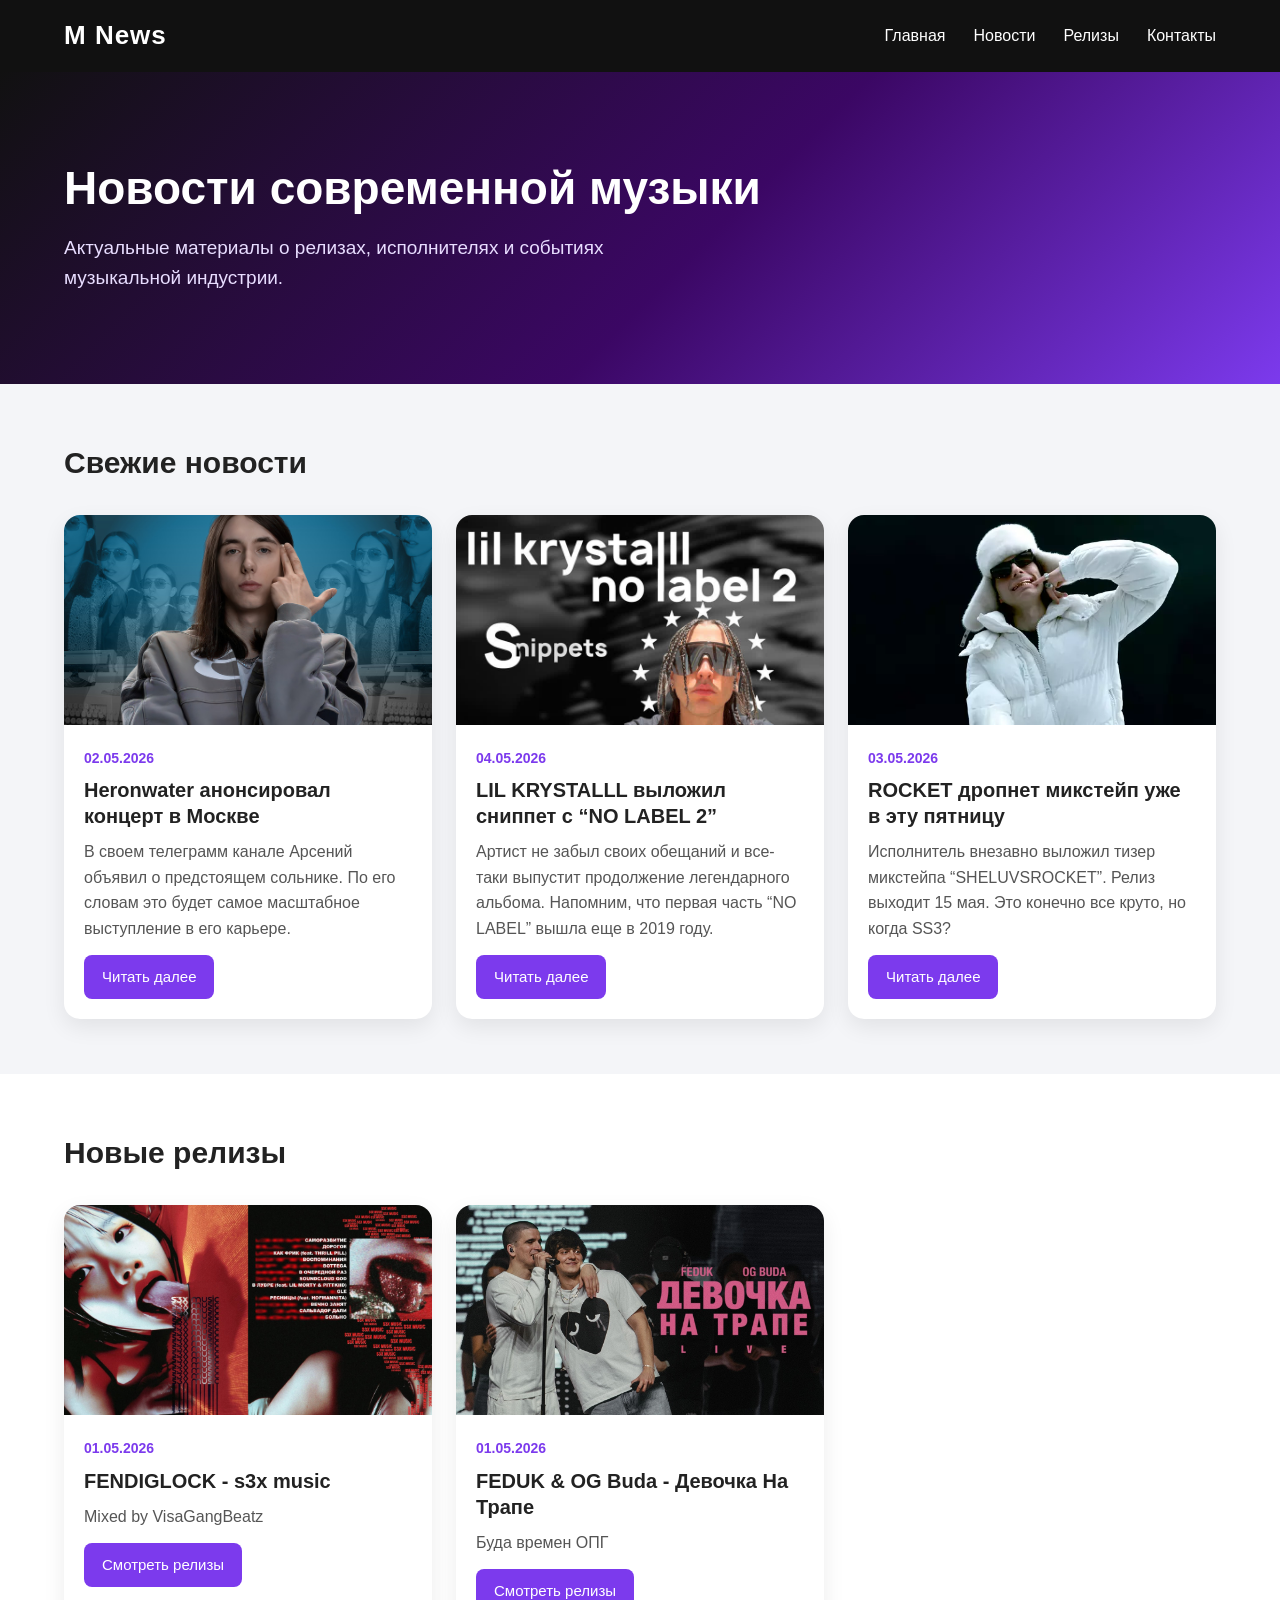
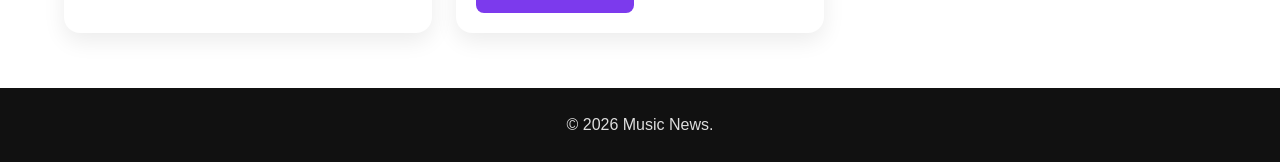
<file: index.html>
<!DOCTYPE html>
<html lang="ru">
<head>
    <meta charset="UTF-8">
    <meta name="viewport" content="width=device-width, initial-scale=1.0">
    <title>MN</title>
    <link rel="stylesheet" href="css/style.css">
</head>
<body>

<header class="header">
    <div class="container header__inner">
        <h1 class="logo">M News</h1>

        <nav class="nav" id="nav">
            <a href="index.html">Главная</a>
            <a href="news.html">Новости</a>
            <a href="releases.html">Релизы</a>
            <a href="contacts.html">Контакты</a>
        </nav>

        <button class="burger" id="burger">☰</button>
    </div>
</header>

<main>
    <section class="hero">
        <div class="container">
            <h2>Новости современной музыки</h2>
            <p>Актуальные материалы о релизах, исполнителях и событиях музыкальной индустрии.</p>
        </div>
    </section>

    <section class="section">
        <div class="container">
            <h2 class="section-title">Свежие новости</h2>
            <div class="cards">
                <article class="card">
                    <img src="img/news1.jpg" alt="Новость">
                    <div class="card__content">
                        <span class="date">02.05.2026</span>
                        <h3>Heronwater анонсировал концерт в Москве</h3>
                        <p>В своем телеграмм канале Арсений объявил о предстоящем сольнике. По его словам это будет самое масштабное выступление в его карьере. </p>
                        <a href="news-item.html" class="btn">Читать далее</a>
                    </div>
                </article>

                <article class="card">
                    <img src="img/news2.jpg" alt="Новость">
                    <div class="card__content">
                        <span class="date">04.05.2026</span>
                        <h3>LIL KRYSTALLL выложил сниппет с “NO LABEL 2”</h3>
                        <p>Артист не забыл своих обещаний и все-таки выпустит продолжение легендарного альбома. Напомним, что первая часть “NO LABEL” вышла еще в 2019 году.</p>
                        <a href="news-item.html" class="btn">Читать далее</a>
                    </div>
                </article>

                <article class="card">
                    <img src="img/news3.webp" alt="Новость">
                    <div class="card__content">
                        <span class="date">03.05.2026</span>
                        <h3>ROCKET дропнет микстейп уже в эту пятницу</h3>
                        <p>Исполнитель внезавно выложил тизер микстейпа “SHELUVSROCKET”. Релиз выходит 15 мая. Это конечно все круто, но когда SS3?</p>
                        <a href="news-item.html" class="btn">Читать далее</a>
                    </div>
                </article>
            </div>
        </div>
    </section>

    <section class="section section-light">
        <div class="container">
            <h2 class="section-title">Новые релизы</h2>
            <div class="cards">
                <article class="card">
                    <img src="img/release1.jpg" alt="Релиз">
                    <div class="card__content">
                        <span class="date">01.05.2026</span>
                        <h3>FENDIGLOCK - s3x music</h3>
                        <p>Mixed by VisaGangBeatz</p>
                        <a href="releases.html" class="btn">Смотреть релизы</a>
                    </div>
                </article>

                <article class="card">
                    <img src="img/release2.jpg" alt="Релиз">
                    <div class="card__content">
                        <span class="date">01.05.2026</span>
                        <h3>FEDUK & OG Buda - Девочка На Трапе</h3>
                        <p>Буда времен ОПГ</p>
                        <a href="releases.html" class="btn">Смотреть релизы</a>
                    </div>
                </article>
            </div>
        </div>
    </section>
</main>

<footer class="footer">
    <div class="container">
        <p>© 2026 Music News.</p>
    </div>
</footer>

<script src="js/script.js"></script>
</body>
</html>
</file>
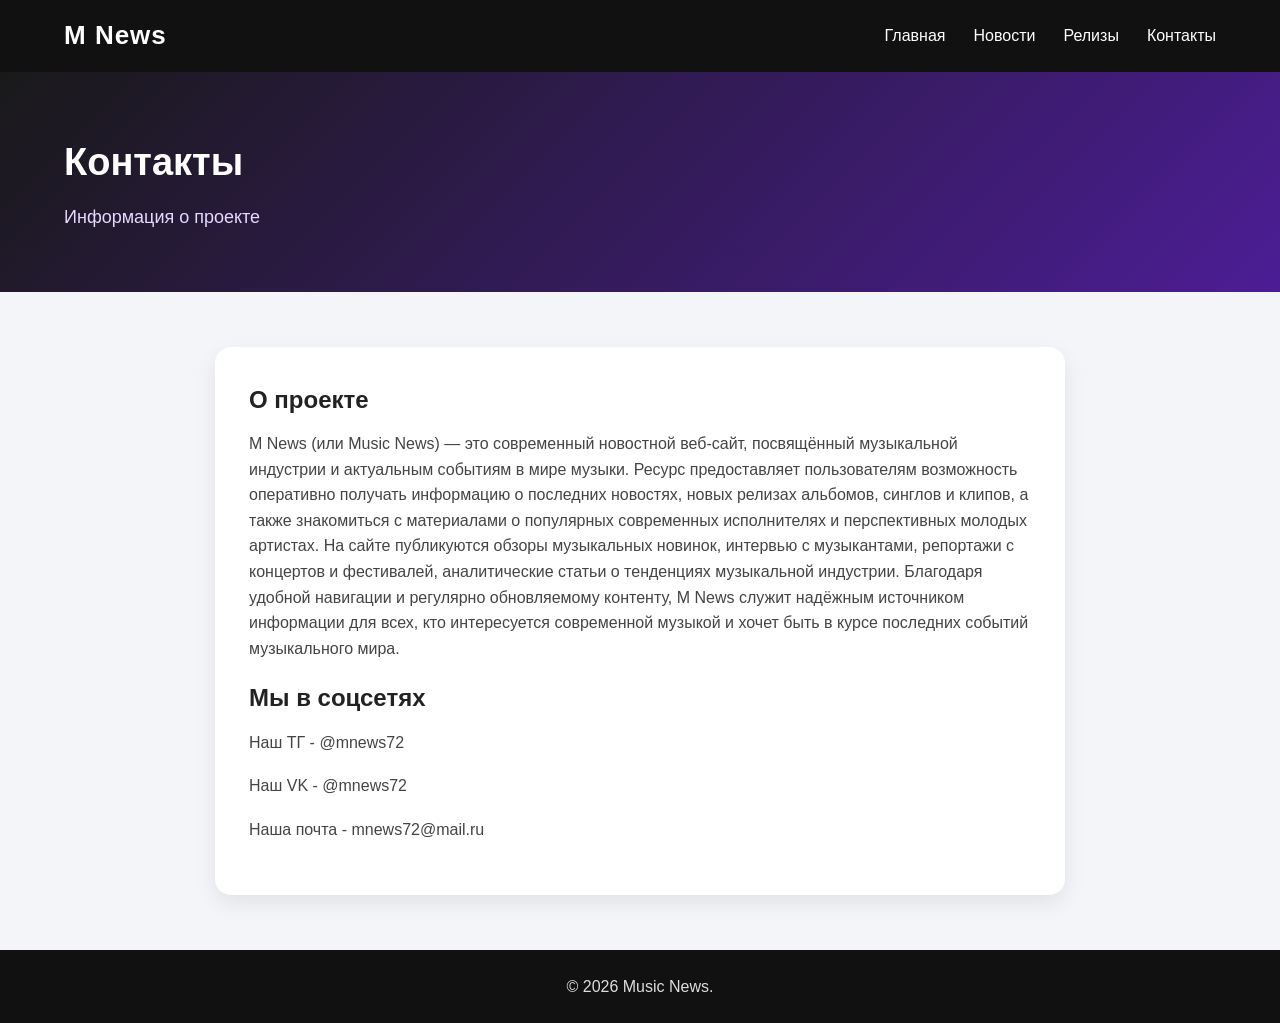
<file: contacts.html>
<!DOCTYPE html>
<html lang="ru">
<head>
    <meta charset="UTF-8">
    <meta name="viewport" content="width=device-width, initial-scale=1.0">
    <title>Контакты - MN</title>
    <link rel="stylesheet" href="css/style.css">
</head>
<body>

<header class="header">
    <div class="container header__inner">
        <h1 class="logo">M News</h1>

        <nav class="nav" id="nav">
            <a href="index.html">Главная</a>
            <a href="news.html">Новости</a>
            <a href="releases.html">Релизы</a>
            <a href="contacts.html">Контакты</a>
        </nav>

        <button class="burger" id="burger">☰</button>
    </div>
</header>

<main>
    <section class="page-title">
        <div class="container">
            <h2>Контакты</h2>
            <p>Информация о проекте</p>
        </div>
    </section>

    <section class="section">
        <div class="container text-block">
            <h3>О проекте</h3>
            <p>
                M News (или Music News) — это современный новостной веб-сайт, посвящённый музыкальной индустрии и актуальным событиям
                в мире музыки. Ресурс предоставляет пользователям возможность оперативно получать информацию о последних новостях,
                новых релизах альбомов, синглов и клипов, а также знакомиться с материалами о популярных современных исполнителях и
                перспективных молодых артистах.
На сайте публикуются обзоры музыкальных новинок, интервью с музыкантами, репортажи с концертов и фестивалей, аналитические статьи о
тенденциях музыкальной индустрии. Благодаря удобной навигации и регулярно обновляемому контенту, M News служит надёжным источником
информации для всех, кто интересуется современной музыкой и хочет быть в курсе последних событий музыкального мира.
            </p>

            <h3>Мы в соцсетях</h3>
            <p>Наш ТГ - @mnews72</p>
            <p>Наш VK - @mnews72</p>
            <p>Наша почта  - mnews72@mail.ru</p>
        </div>
    </section>
</main>

<footer class="footer">
    <div class="container">
        <p>© 2026 Music News.</p>
    </div>
</footer>

<script src="js/script.js"></script>
</body>
</html>
</file>
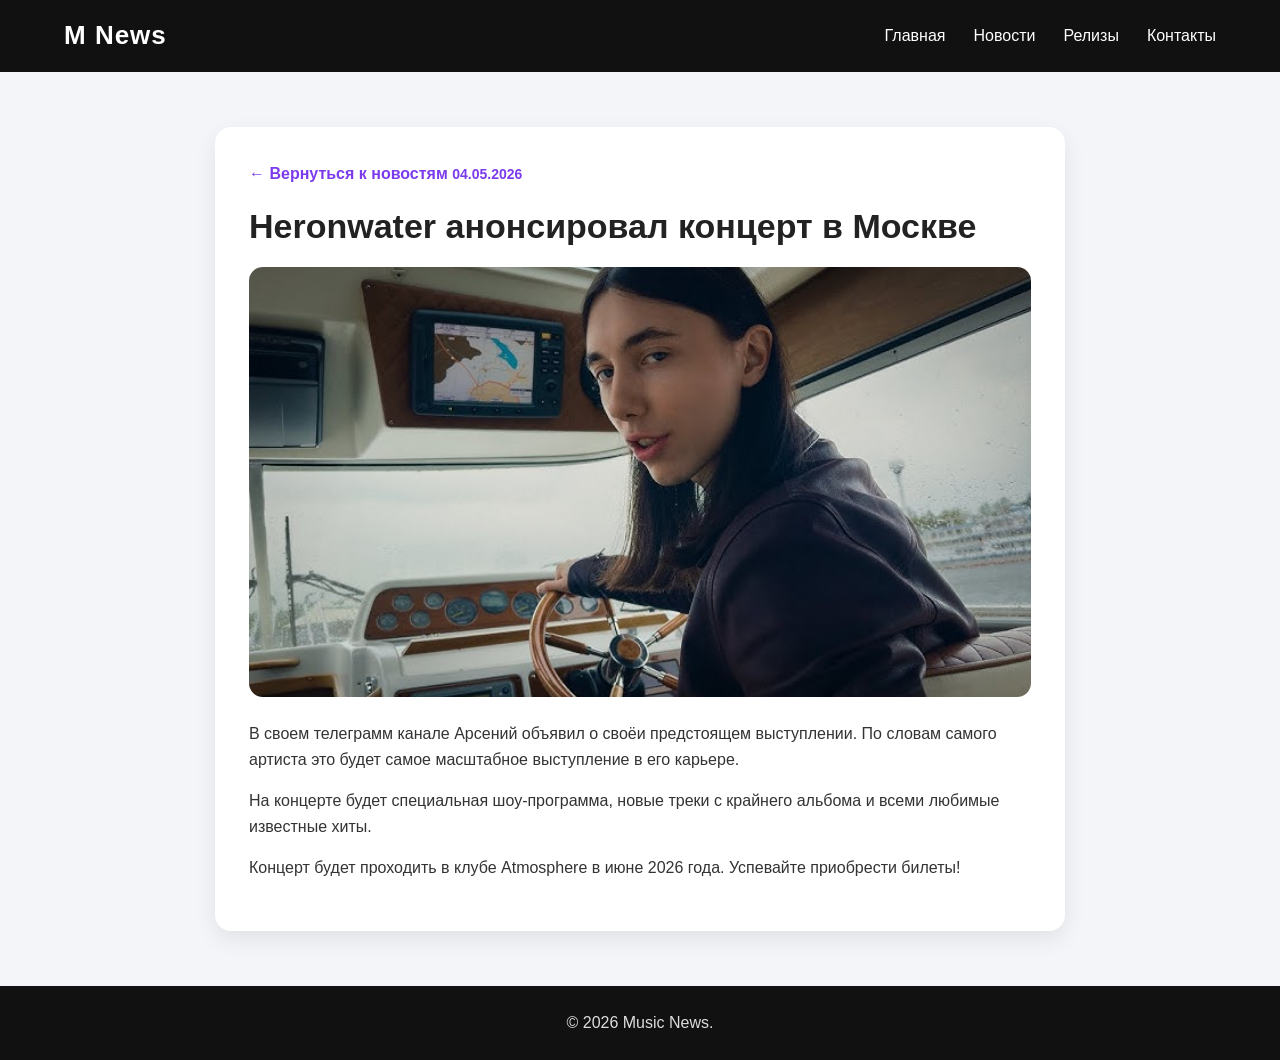
<file: news-item.html>
<!DOCTYPE html>
<html lang="ru">
<head>
    <meta charset="UTF-8">
    <meta name="viewport" content="width=device-width, initial-scale=1.0">
    <title>Подробная новость - MN</title>
    <link rel="stylesheet" href="css/style.css">
</head>
<body>

<header class="header">
    <div class="container header__inner">
        <h1 class="logo">M News</h1>

        <nav class="nav" id="nav">
            <a href="index.html">Главная</a>
            <a href="news.html">Новости</a>
            <a href="releases.html">Релизы</a>
            <a href="contacts.html">Контакты</a>
        </nav>

        <button class="burger" id="burger">☰</button>
    </div>
</header>

<main>
    <section class="article">
        <div class="container article__container">
            <a href="news.html" class="back-link">← Вернуться к новостям</a>

            <span class="date">04.05.2026</span>
            <h2>Heronwater анонсировал концерт в Москве</h2>

            <img src="img/концхерон.jpg" alt="Изображение новости" class="article__image">

            <p>
                В своем телеграмм канале Арсений объявил о своёи предстоящем выступлении. По словам самого артиста это будет самое масштабное выступление в его карьере.
            </p>

            <p>
                На концерте будет специальная шоу-программа, новые треки с крайнего альбома и всеми любимые известные хиты.
            </p>

            <p>
                Концерт будет проходить в клубе Atmosphere в июне 2026 года. Успевайте приобрести билеты!
            </p>
        </div>
    </section>
</main>



<footer class="footer">
    <div class="container">
        <p>© 2026 Music News.</p>
    </div>
</footer>

<script src="js/script.js"></script>
</body>
</html>
</file>
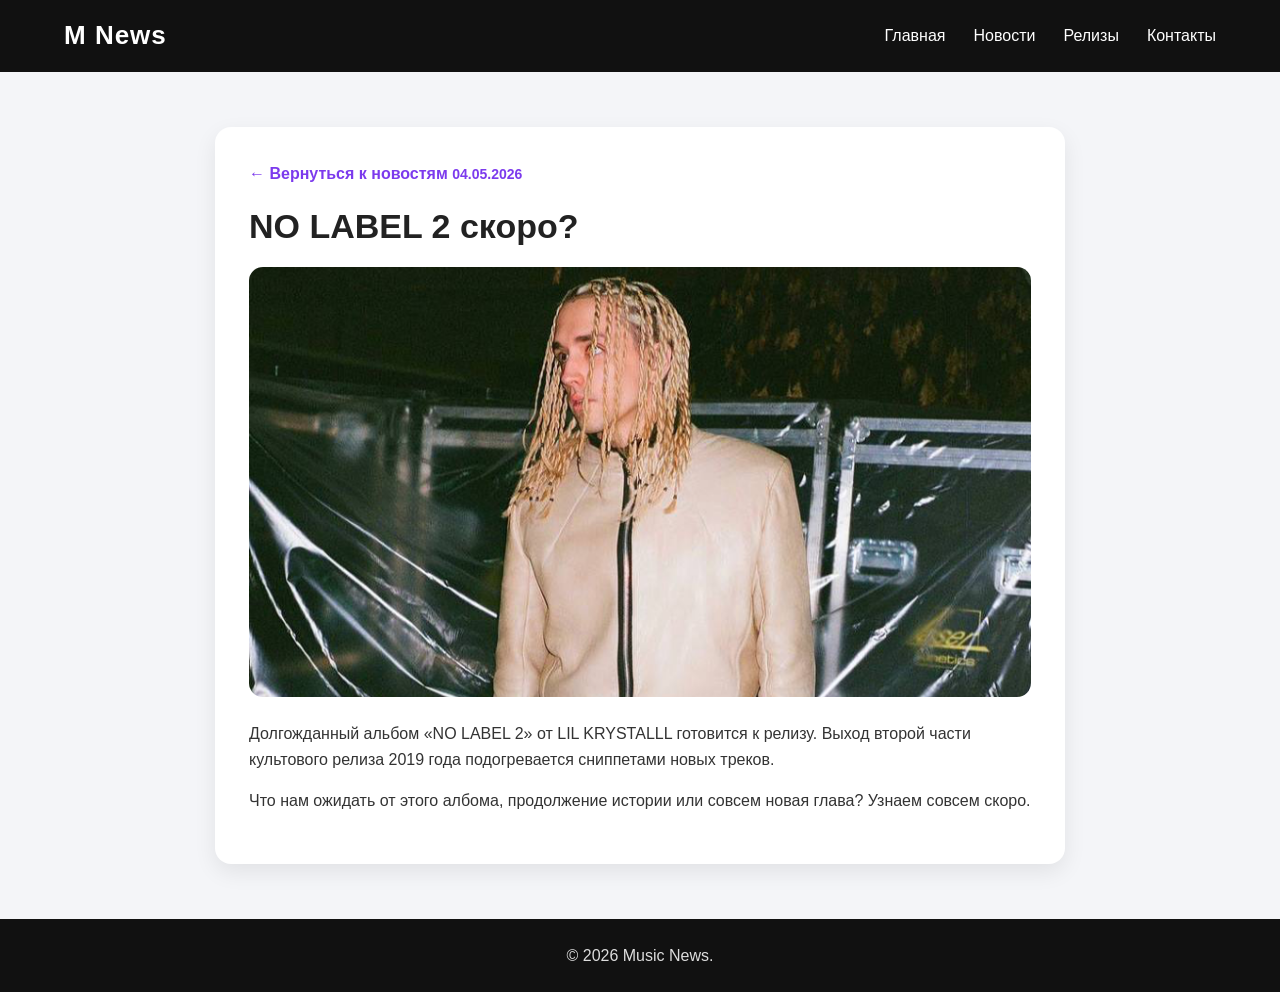
<file: news-item2.html>
<!DOCTYPE html>
<html lang="ru">
<head>
    <meta charset="UTF-8">
    <meta name="viewport" content="width=device-width, initial-scale=1.0">
    <title>Подробная новость - MN</title>
    <link rel="stylesheet" href="css/style.css">
</head>
<body>

<header class="header">
    <div class="container header__inner">
        <h1 class="logo">M News</h1>

        <nav class="nav" id="nav">
            <a href="index.html">Главная</a>
            <a href="news.html">Новости</a>
            <a href="releases.html">Релизы</a>
            <a href="contacts.html">Контакты</a>
        </nav>

        <button class="burger" id="burger">☰</button>
    </div>
</header>

<main>
    <section class="article">
        <div class="container article__container">
            <a href="news.html" class="back-link">← Вернуться к новостям</a>

            <span class="date">04.05.2026</span>
            <h2>NO LABEL 2 скоро?</h2>

            <img src="img/lilkrystall.jpeg" alt="Изображение новости" class="article__image">

            <p>
                Долгожданный альбом «NO LABEL 2» от LIL KRYSTALLL готовится к релизу. Выход второй части культового релиза 2019 года подогревается сниппетами новых треков.
            </p>

            <p>
               Что нам ожидать от этого албома, продолжение истории или совсем новая глава? Узнаем совсем скоро.
            </p>

        </div>
    </section>
</main>



<footer class="footer">
    <div class="container">
        <p>© 2026 Music News.</p>
    </div>
</footer>

<script src="js/script.js"></script>
</body>
</html>
</file>
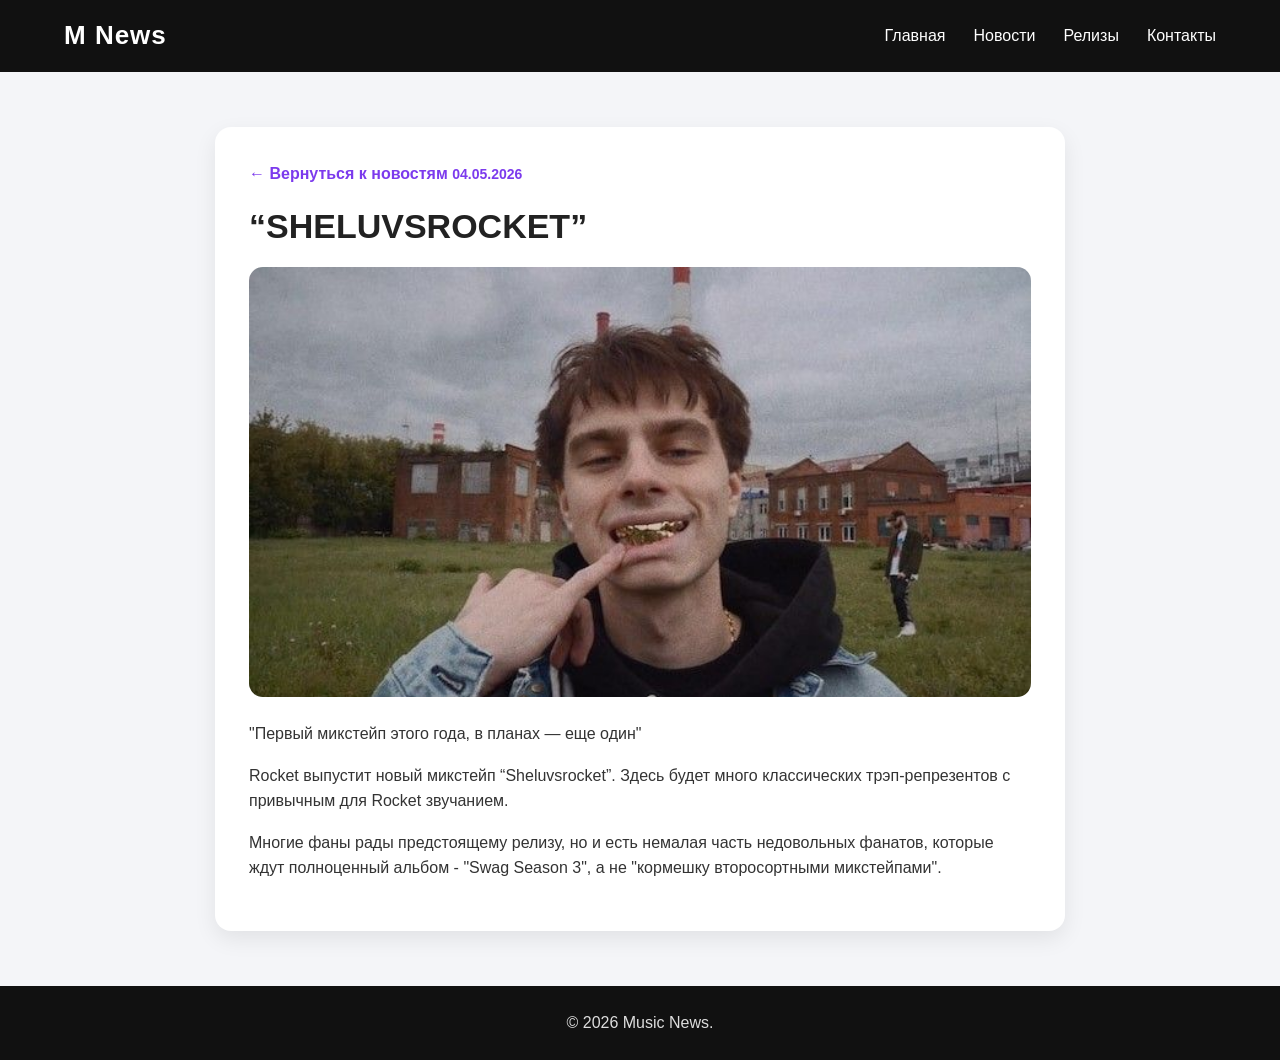
<file: news-item3.html>
<!DOCTYPE html>
<html lang="ru">
<head>
    <meta charset="UTF-8">
    <meta name="viewport" content="width=device-width, initial-scale=1.0">
    <title>Подробная новость - MN</title>
    <link rel="stylesheet" href="css/style.css">
</head>
<body>

<header class="header">
    <div class="container header__inner">
        <h1 class="logo">M News</h1>

        <nav class="nav" id="nav">
            <a href="index.html">Главная</a>
            <a href="news.html">Новости</a>
            <a href="releases.html">Релизы</a>
            <a href="contacts.html">Контакты</a>
        </nav>

        <button class="burger" id="burger">☰</button>
    </div>
</header>

<main>
    <section class="article">
        <div class="container article__container">
            <a href="news.html" class="back-link">← Вернуться к новостям</a>

            <span class="date">04.05.2026</span>
            <h2>“SHELUVSROCKET”</h2>

            <img src="img/рокит2.jpg" alt="Изображение новости" class="article__image">

            <p>
                "Первый микстейп этого года, в планах — еще один"
            </p>

            <p>
                Rocket выпустит новый микстейп “Sheluvsrocket”. Здесь будет много классических трэп-репрезентов с привычным для Rocket звучанием.
            </p>

            <p>
               Многие фаны рады предстоящему релизу, но и есть немалая часть недовольных фанатов, которые ждут полноценный альбом - "Swag Season 3", а не "кормешку второсортными микстейпами".
            </p>
        </div>
    </section>
</main>



<footer class="footer">
    <div class="container">
        <p>© 2026 Music News.</p>
    </div>
</footer>

<script src="js/script.js"></script>
</body>
</html>
</file>
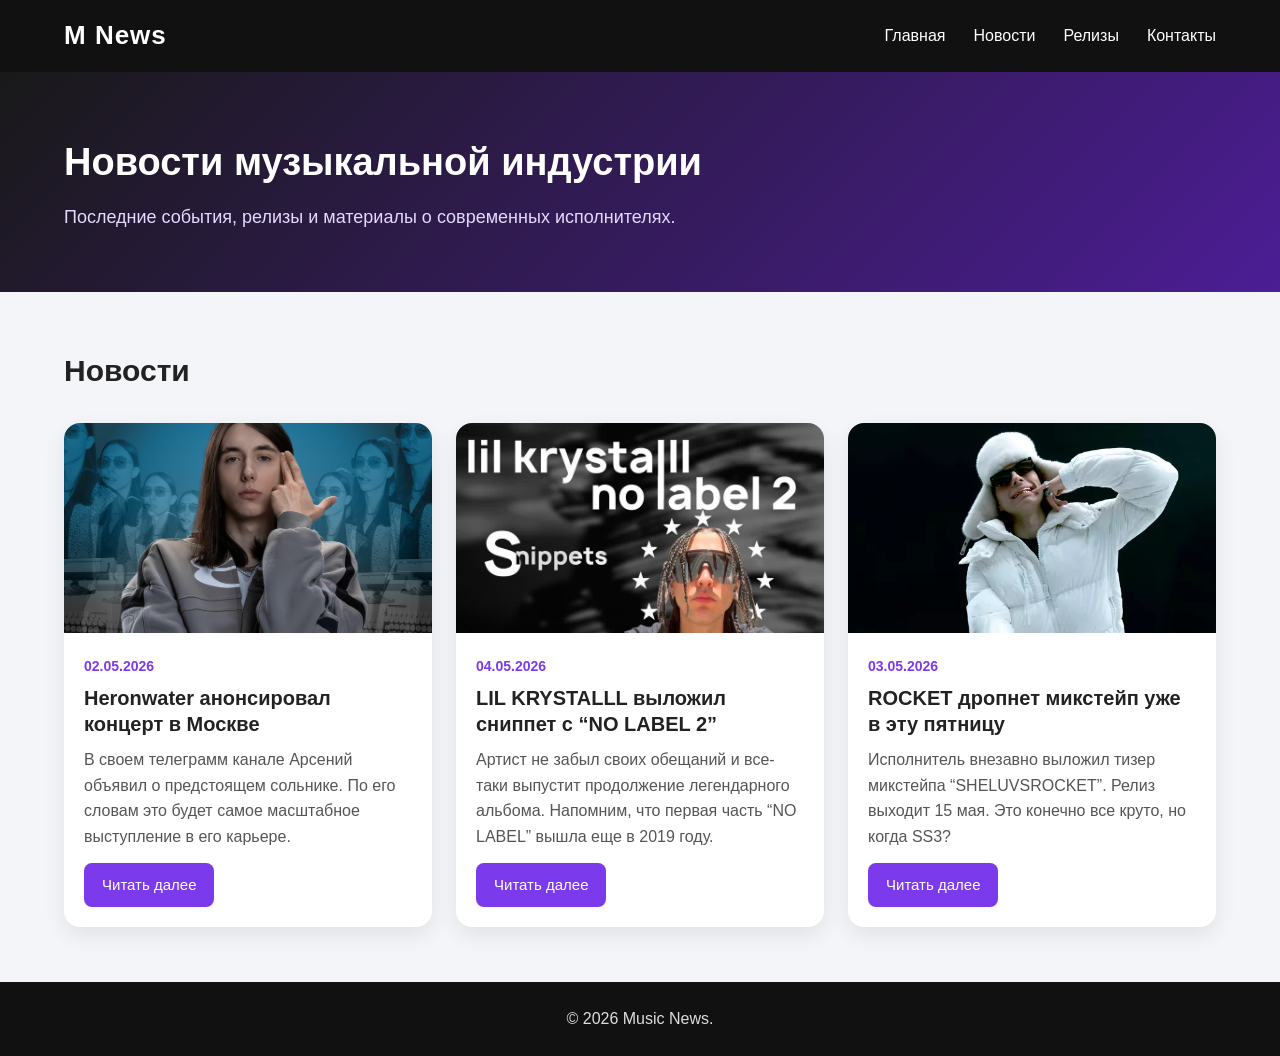
<file: news.html>
<!DOCTYPE html>
<html lang="ru">
<head>
    <meta charset="UTF-8">
    <meta name="viewport" content="width=device-width, initial-scale=1.0">
    <title>Новости - MN</title>
    <link rel="stylesheet" href="css/style.css">
</head>
<body>

<header class="header">
    <div class="container header__inner">
        <h1 class="logo">M News</h1>
        <nav class="nav" id="nav">
            <a href="index.html">Главная</a>
            <a href="news.html">Новости</a>
            <a href="releases.html">Релизы</a>
            <a href="contacts.html">Контакты</a>
        </nav>

        <button class="burger" id="burger">☰</button>
    </div>
</header>

<main>
    <section class="page-title">
        <div class="container">
            <h2>Новости музыкальной индустрии</h2>
            <p>Последние события, релизы и материалы о современных исполнителях.</p>
        </div>
    </section>

    <section class="section">
        <div class="container">
            <h3 class="section-title">Новости</h3>
            <div class="cards">
                <article class="card">
                    <img src="img/news1.jpg" alt="Новость">
                    <div class="card__content">
                        <span class="date">02.05.2026</span>
                        <h3>Heronwater анонсировал концерт в Москве</h3>
                        <p>В своем телеграмм канале Арсений объявил о предстоящем сольнике. По его словам это будет самое масштабное выступление в его карьере. </p>
                        <a href="news-item.html" class="btn">Читать далее</a>
                    </div>
                </article>

                <article class="card">
                    <img src="img/news2.jpg" alt="Новость">
                    <div class="card__content">
                    <span class="date">04.05.2026</span>
                        <h3>LIL KRYSTALLL выложил сниппет с “NO LABEL 2”</h3>
                        <p>Артист не забыл своих обещаний и все-таки выпустит продолжение легендарного альбома. Напомним, что первая часть “NO LABEL” вышла еще в 2019 году.</p>
                        <a href="news-item2.html" class="btn">Читать далее</a>
                    </div>
                </article>

                <article class="card">
                    <img src="img/news3.webp" alt="Новость">
                    <div class="card__content">
                        <span class="date">03.05.2026</span>
                        <h3>ROCKET дропнет микстейп уже в эту пятницу</h3>
                        <p>Исполнитель внезавно выложил тизер микстейпа “SHELUVSROCKET”. Релиз выходит 15 мая. Это конечно все круто, но когда SS3?</p>
                        <a href="news-item3.html" class="btn">Читать далее</a>
                    </div>
                </article>
            </div>
        </div>
    </section>
</main>

<footer class="footer">
    <div class="container">
        <p>© 2026 Music News.</p>
    </div>
</footer>

<script src="js/script.js"></script>
</body>
</html>
</file>
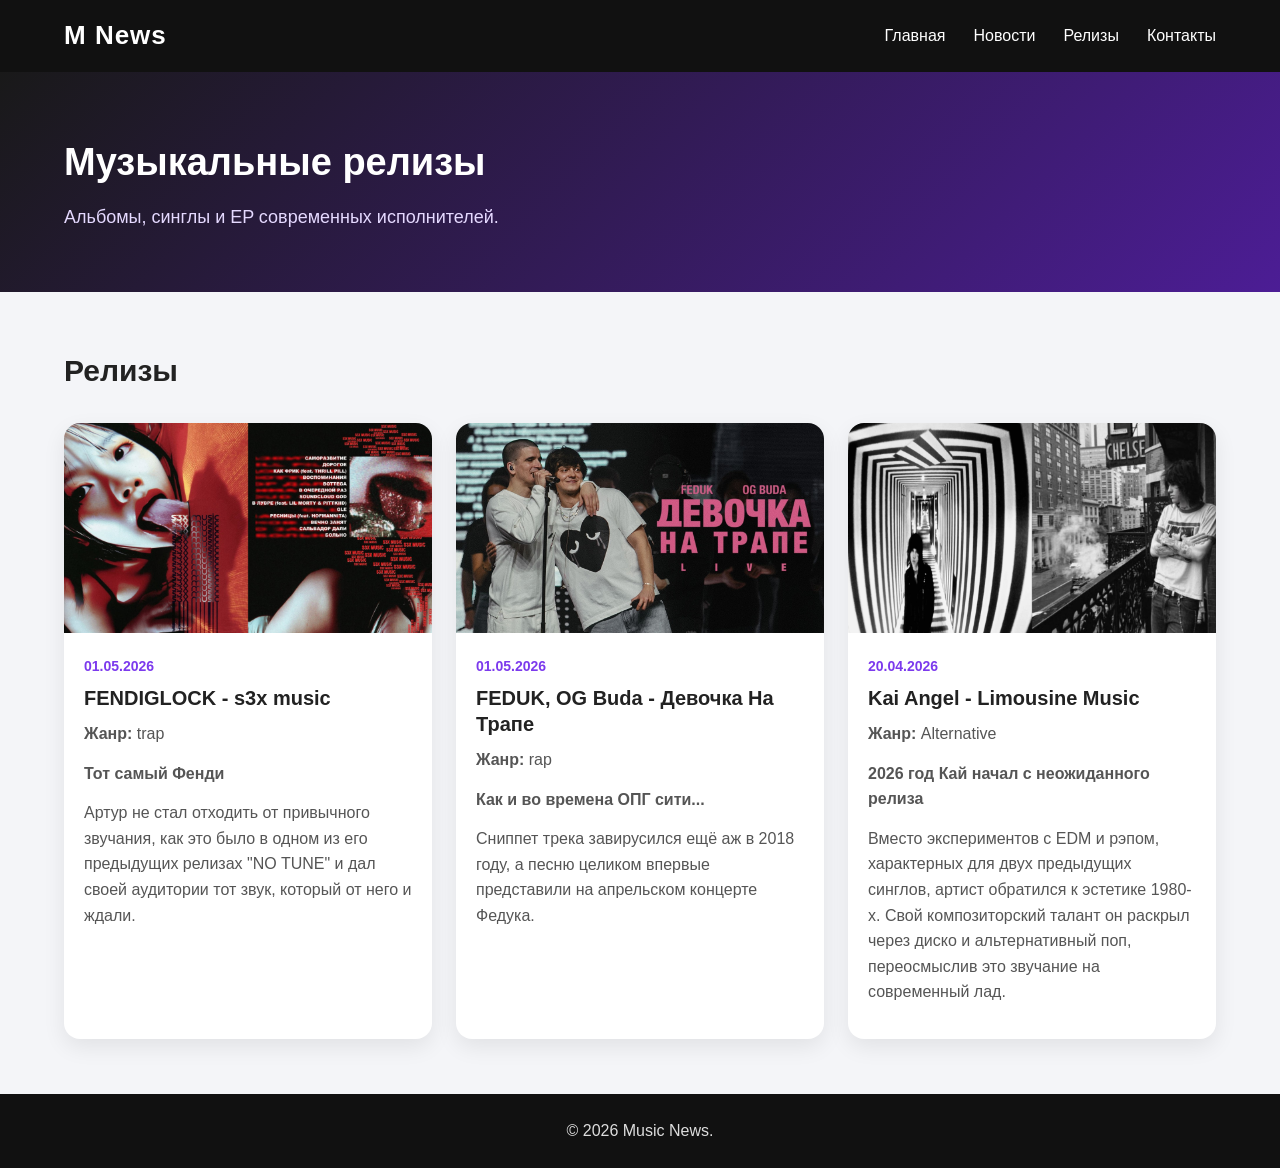
<file: releases.html>
<!DOCTYPE html>
<html lang="ru">
<head>
    <meta charset="UTF-8">
    <meta name="viewport" content="width=device-width, initial-scale=1.0">
    <title>Релизы - MN</title>
    <link rel="stylesheet" href="css/style.css">
</head>
<body>

<header class="header">
    <div class="container header__inner">
        <h1 class="logo">M News</h1>

        <nav class="nav" id="nav">
            <a href="index.html">Главная</a>
            <a href="news.html">Новости</a>
            <a href="releases.html">Релизы</a>
            <a href="contacts.html">Контакты</a>
        </nav>

        <button class="burger" id="burger">☰</button>
    </div>
</header>

<main>
    <section class="page-title">
        <div class="container">
            <h2>Музыкальные релизы</h2>
            <p>Альбомы, синглы и EP современных исполнителей.</p>
        </div>
    </section>

    <section class="section">
        <div class="container">
            <h3 class="section-title">Релизы</h3>
            <div class="cards">
                <article class="card">
                    <img src="img/release1.jpg" alt="Обложка релиза">
                    <div class="card__content">
                        <span class="date">01.05.2026</span>
                        <h3>FENDIGLOCK - s3x music</h3>
                        <p><strong>Жанр:</strong> trap </p>
                        <p><strong>Тот самый Фенди</strong></p>
                        <p>Артур не стал отходить от привычного звучания, как это было в одном из его предыдущих релизах "NO TUNE" и дал своей аудитории тот звук, который от него и ждали.</p>
                    </div>
                </article>

                <article class="card">
                    <img src="img/release2.jpg" alt="Обложка релиза">
                    <div class="card__content">
                        <span class="date">01.05.2026</span>
                        <h3>FEDUK, OG Buda - Девочка На Трапе</h3>
                        <p><strong>Жанр:</strong> rap</p>
                        <p><strong>Как и во времена ОПГ сити...</strong></p>
                        <p>Сниппет трека завирусился ещё аж в 2018 году, а песню целиком впервые представили на апрельском концерте Федука.</p>
                    </div>
                </article>

                <article class="card">
                    <img src="img/release3.jpg" alt="Обложка релиза">
                    <div class="card__content">
                        <span class="date">20.04.2026</span>
                        <h3>Kai Angel - Limousine Music</h3>
                        <p><strong>Жанр:</strong> Alternative</p>
                        <p><strong>2026 год Кай начал с неожиданного релиза</strong></p>
                        <p>Вместо экспериментов с EDM и рэпом, характерных для двух предыдущих синглов, артист обратился к эстетике 1980-х. Свой композиторский талант он раскрыл через диско и альтернативный поп, переосмыслив это звучание на современный лад.</p>
                    </div>
                </article>
            </div>
        </div>
    </section>
</main>

<footer class="footer">
    <div class="container">
        <p>© 2026 Music News.</p>
    </div>
</footer>

<script src="js/script.js"></script>
</body>
</html>
</file>
<file: css/style.css>
* {
    margin: 0;
    padding: 0;
    box-sizing: border-box;
}

body {
    font-family: Arial, Helvetica, sans-serif;
    background-color: #f4f5f8;
    color: #222;
    line-height: 1.6;
}

img {
    max-width: 100%;
    display: block;
}

a {
    text-decoration: none;
    color: inherit;
}

.container {
    width: 90%;
    max-width: 1180px;
    margin: 0 auto;
}

.header {
    background-color: #111;
    color: #fff;
    position: sticky;
    top: 0;
    z-index: 100;
}

.header__inner {
    min-height: 72px;
    display: flex;
    align-items: center;
    justify-content: space-between;
}

.logo {
    font-size: 26px;
    letter-spacing: 1px;
    font-weight: 700;
}

.nav {
    display: flex;
    align-items: center;
    gap: 28px;
}

.nav a {
    font-size: 16px;
    transition: color 0.3s ease;
}

.nav a:hover {
    color: #8b5cf6;
}

.burger {
    display: none;
    border: none;
    background: none;
    color: #fff;
    font-size: 30px;
    cursor: pointer;
}

.hero {
    padding: 90px 0;
    color: #ffffff;
    background: linear-gradient(135deg, #111 0%, #3b0764 55%, #7c3aed 100%);
}

.hero h2 {
    max-width: 720px;
    font-size: 46px;
    line-height: 1.15;
    margin-bottom: 18px;
}

.hero p {
    max-width: 620px;
    font-size: 19px;
    color: #e8ddff;
}

/* Заголовок внутренних страниц */
.page-title {
    padding: 60px 0;
    background: linear-gradient(135deg, #191919, #4c1d95);
    color: #fff;
}

.page-title h2 {
    font-size: 38px;
    margin-bottom: 10px;
}

.page-title p {
    color: #e5d9ff;
    font-size: 18px;
}

/* Секции */
.section {
    padding: 55px 0;
}

.section-light {
    background-color: #fff;
}

.section-title {
    font-size: 30px;
    margin-bottom: 28px;
}

.cards {
    display: grid;
    grid-template-columns: repeat(3, 1fr);
    gap: 24px;
}

.card {
    background-color: #fff;
    border-radius: 16px;
    overflow: hidden;
    box-shadow: 0 8px 22px rgba(0, 0, 0, 0.08);
    transition: transform 0.25s ease, box-shadow 0.25s ease;
}

.card:hover {
    transform: translateY(-5px);
    box-shadow: 0 12px 28px rgba(0, 0, 0, 0.13);
}

.card img {
    width: 100%;
    height: 210px;
    object-fit: cover;
    background-color: #ddd;
}

.card__content {
    padding: 20px;
}

.date {
    display: inline-block;
    margin-bottom: 8px;
    font-size: 14px;
    color: #7c3aed;
    font-weight: 700;
}

.card h3 {
    font-size: 20px;
    line-height: 1.3;
    margin-bottom: 10px;
}

.card p {
    color: #555;
    margin-bottom: 14px;
}

.btn {
    display: inline-block;
    padding: 10px 18px;
    background-color: #7c3aed;
    color: #fff;
    border-radius: 8px;
    font-size: 15px;
    transition: background-color 0.3s ease;
}

.btn:hover {
    background-color: #5b21b6;
}

.article {
    padding: 55px 0;
}

.article__container {
    max-width: 850px;
    background-color: #fff;
    padding: 34px;
    border-radius: 16px;
    box-shadow: 0 8px 22px rgba(0, 0, 0, 0.08);
}

.back-link {
    display: inline-block;
    margin-bottom: 18px;
    color: #7c3aed;
    font-weight: 700;
}

.article h2 {
    font-size: 34px;
    line-height: 1.25;
    margin-bottom: 20px;
}

.article__image {
    width: 100%;
    max-height: 430px;
    object-fit: cover;
    border-radius: 14px;
    margin-bottom: 24px;
}

.article p {
    margin-bottom: 16px;
    color: #333;
}

.text-block {
    max-width: 850px;
    background-color: #fff;
    padding: 34px;
    border-radius: 16px;
    box-shadow: 0 8px 22px rgba(0, 0, 0, 0.08);
}

.text-block h3 {
    font-size: 24px;
    margin-bottom: 12px;
}

.text-block p {
    margin-bottom: 18px;
    color: #444;
}

/* Подвал */
.footer {
    background-color: #111;
    color: #ddd;
    padding: 24px 0;
    text-align: center;
}

@media (max-width: 900px) {
    .cards {
        grid-template-columns: repeat(2, 1fr);
    }

    .hero h2 {
        font-size: 38px;
    }
}

@media (max-width: 700px) {
    .header__inner {
        min-height: 64px;
    }

    .burger {
        display: block;
    }

    .nav {
        position: absolute;
        top: 64px;
        left: 0;
        width: 100%;
        display: none;
        flex-direction: column;
        gap: 0;
        background-color: #111;
        border-top: 1px solid #333;
    }

    .nav.active {
        display: flex;
    }

    .nav a {
        width: 100%;
        padding: 15px 20px;
        border-bottom: 1px solid #333;
    }

    .hero {
        padding: 65px 0;
    }

    .hero h2 {
        font-size: 32px;
    }

    .hero p {
        font-size: 16px;
    }

    .page-title {
        padding: 42px 0;
    }

    .page-title h2 {
        font-size: 30px;
    }

    .cards {
        grid-template-columns: 1fr;
    }

    .section {
        padding: 40px 0;
    }

    .article__container,
    .text-block {
        padding: 24px;
    }

    .article h2 {
        font-size: 28px;
    }
}
</file>
